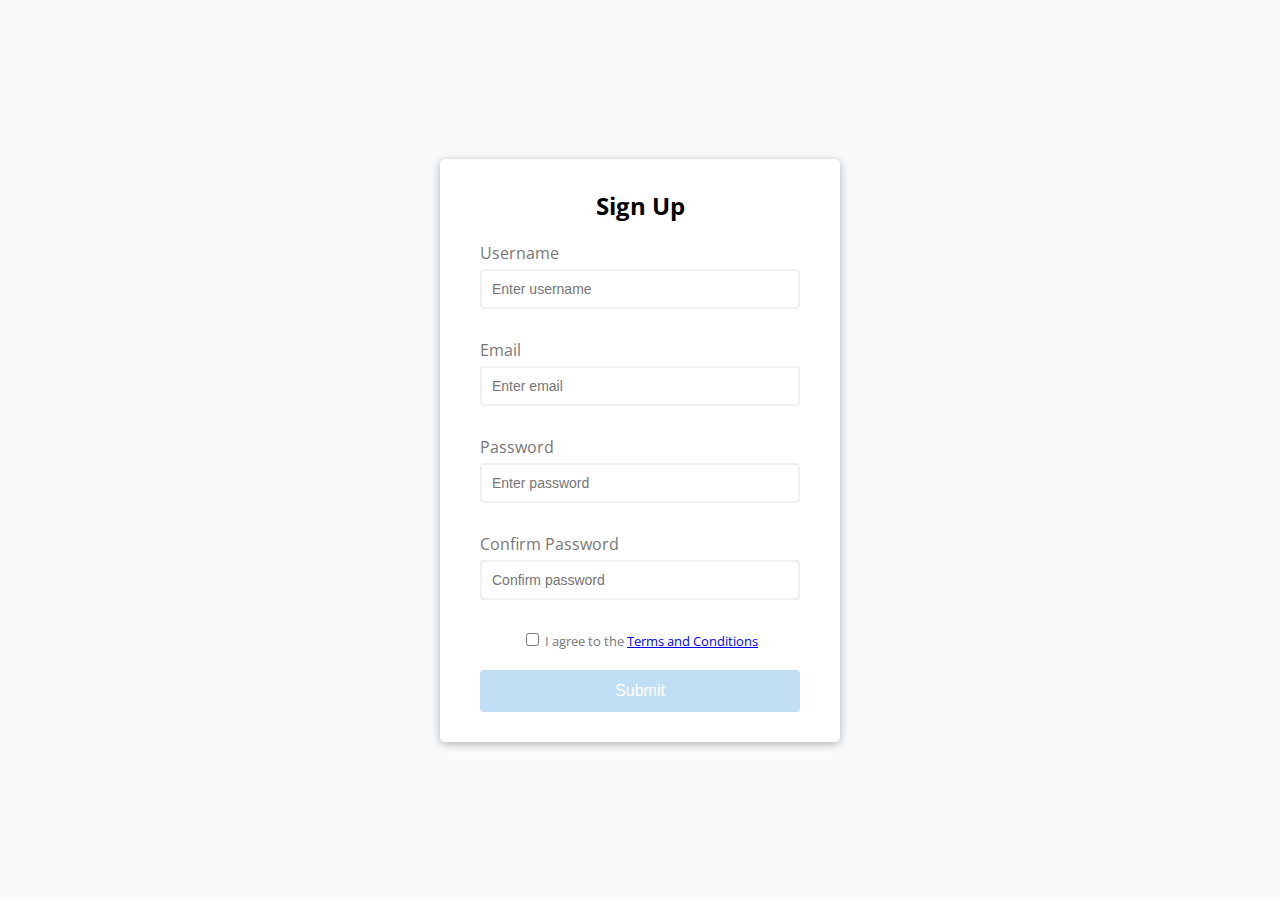
<file: 1. Form Validator/index.html>
<!DOCTYPE html>
<html>
    <head>
        <meta charset="utf-8">
        <meta http-equiv="X-UA-Compatible" content="IE=edge">
        <title></title>
        <meta name="description" content="">
        <meta name="viewport" content="width=device-width, initial-scale=1">
        <link rel="stylesheet" href="style.css">
    </head>
    <body>
        <div class="container" id="container">
            <form id="form" class="form">
              <h2>Sign Up </h2>
              <div class="form-control">
                <label id = "Username" for="username">Username</label>
                <input type="text" id="username" placeholder="Enter username" />
                <small>Error message</small>
              </div>
              <div class="form-control">
                <label id="Email" for="email">Email</label>
                <input type="text" id="email" placeholder="Enter email" />
                <small>Error message</small>
              </div>
              <div class="form-control">
                <label id="Password" for="password">Password</label>
                <input type="password" id="password" placeholder="Enter password" />
                <small>Error message</small>
              </div>
              <div class="form-control">
                <label id="Confirm password" for="password2">Confirm Password</label>
                <input type="password" id="password2" placeholder="Confirm password" />
                <small>Error message</small>
              </div>

              <div id="terms">
                <input type="checkbox" id="checkbox">
                <label id="check" for="checkbox">I agree to the <a href="#">Terms and Conditions</a></label>
                
              </div>

              <button disabled>Submit</button>
            </form>
          </div>
        
        <script src="script.js" async defer></script>
    </body>
</html>
</file>
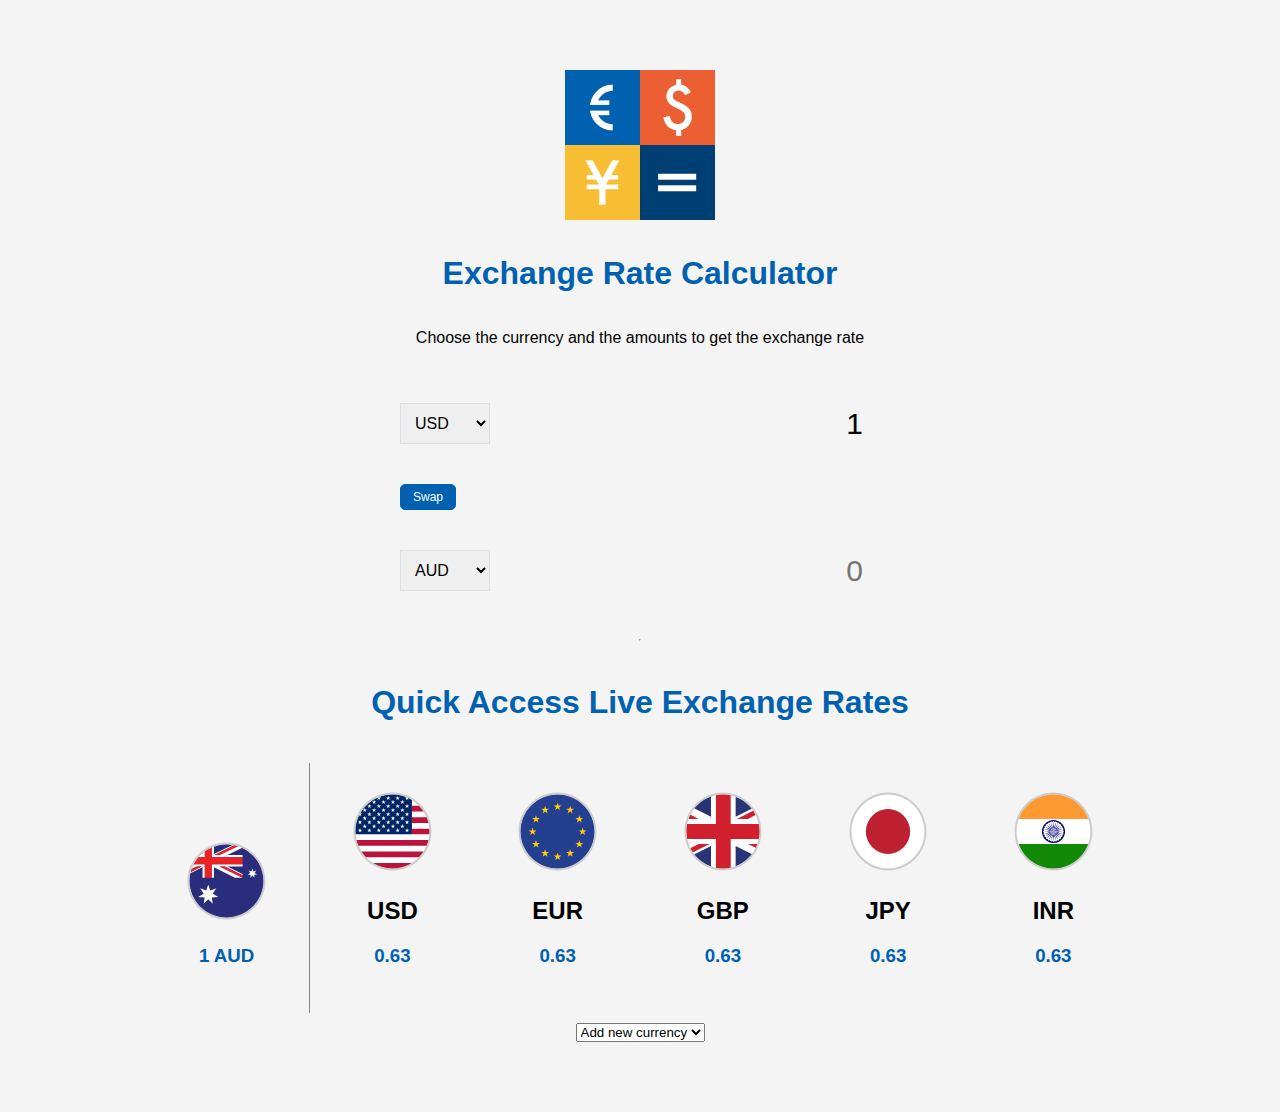
<file: Exchange rate calculator/index.html>
<!DOCTYPE html>

<html>

<head>
    <meta charset="utf-8">
    <meta http-equiv="X-UA-Compatible" content="IE=edge">
    <title>Exchange Rate Calculator</title>
    <meta name="description" content="">
    <meta name="viewport" content="width=device-width, initial-scale=1">
    <link rel="stylesheet" href="style.css">
</head>

<body>

    <img class="money-img" alt="money image" src="img/money.jpg">
    <h1>Exchange Rate Calculator</h1>
    <p>Choose the currency and the amounts to get the exchange rate</p>

    <div class="container">
        <div class="currency">
            <select id="currency-one">
                <option value="AED">AED</option>
                <option value="ARS">ARS</option>
                <option value="AUD">AUD</option>
                <option value="BGN">BGN</option>
                <option value="BRL">BRL</option>
                <option value="BSD">BSD</option>
                <option value="CAD">CAD</option>
                <option value="CHF">CHF</option>
                <option value="CLP">CLP</option>
                <option value="CNY">CNY</option>
                <option value="COP">COP</option>
                <option value="CZK">CZK</option>
                <option value="DKK">DKK</option>
                <option value="DOP">DOP</option>
                <option value="EGP">EGP</option>
                <option value="EUR">EUR</option>
                <option value="FJD">FJD</option>
                <option value="GBP">GBP</option>
                <option value="GTQ">GTQ</option>
                <option value="HKD">HKD</option>
                <option value="HRK">HRK</option>
                <option value="HUF">HUF</option>
                <option value="IDR">IDR</option>
                <option value="ILS">ILS</option>
                <option value="INR">INR</option>
                <option value="ISK">ISK</option>
                <option value="JPY">JPY</option>
                <option value="KRW">KRW</option>
                <option value="KZT">KZT</option>
                <option value="MXN">MXN</option>
                <option value="MYR">MYR</option>
                <option value="NOK">NOK</option>
                <option value="NZD">NZD</option>
                <option value="PAB">PAB</option>
                <option value="PEN">PEN</option>
                <option value="PHP">PHP</option>
                <option value="PKR">PKR</option>
                <option value="PLN">PLN</option>
                <option value="PYG">PYG</option>
                <option value="RON">RON</option>
                <option value="RUB">RUB</option>
                <option value="SAR">SAR</option>
                <option value="SEK">SEK</option>
                <option value="SGD">SGD</option>
                <option value="THB">THB</option>
                <option value="TRY">TRY</option>
                <option value="TWD">TWD</option>
                <option value="UAH">UAH</option>
                <option value="USD" selected>USD</option>
                <option value="UYU">UYU</option>
                <option value="VND">VND</option>
                <option value="ZAR">ZAR</option>
            </select>
            <input type="number" id="amount-one" placeholder="0" value="1">

        </div>


        <div class="swap-rate-container">
            <button class="btn" id="swap">
                Swap
            </button>
            <div class="rate" id="rate"></div>
        </div>

        <div class="currency">

            <select id="currency-two">
                <option value="AED">AED</option>
                <option value="ARS">ARS</option>
                <option value="AUD" selected>AUD</option>
                <option value="BGN">BGN</option>
                <option value="BRL">BRL</option>
                <option value="BSD">BSD</option>
                <option value="CAD">CAD</option>
                <option value="CHF">CHF</option>
                <option value="CLP">CLP</option>
                <option value="CNY">CNY</option>
                <option value="COP">COP</option>
                <option value="CZK">CZK</option>
                <option value="DKK">DKK</option>
                <option value="DOP">DOP</option>
                <option value="EGP">EGP</option>
                <option value="EUR">EUR</option>
                <option value="FJD">FJD</option>
                <option value="GBP">GBP</option>
                <option value="GTQ">GTQ</option>
                <option value="HKD">HKD</option>
                <option value="HRK">HRK</option>
                <option value="HUF">HUF</option>
                <option value="IDR">IDR</option>
                <option value="ILS">ILS</option>
                <option value="INR">INR</option>
                <option value="ISK">ISK</option>
                <option value="JPY">JPY</option>
                <option value="KRW">KRW</option>
                <option value="KZT">KZT</option>
                <option value="MXN">MXN</option>
                <option value="MYR">MYR</option>
                <option value="NOK">NOK</option>
                <option value="NZD">NZD</option>
                <option value="PAB">PAB</option>
                <option value="PEN">PEN</option>
                <option value="PHP">PHP</option>
                <option value="PKR">PKR</option>
                <option value="PLN">PLN</option>
                <option value="PYG">PYG</option>
                <option value="RON">RON</option>
                <option value="RUB">RUB</option>
                <option value="SAR">SAR</option>
                <option value="SEK">SEK</option>
                <option value="SGD">SGD</option>
                <option value="THB">THB</option>
                <option value="TRY">TRY</option>
                <option value="TWD">TWD</option>
                <option value="UAH">UAH</option>
                <option value="USD">USD</option>
                <option value="UYU">UYU</option>
                <option value="VND">VND</option>
                <option value="ZAR">ZAR</option>
            </select>
            <input type="number" id="amount-two" placeholder="0">
        </div>
    </div>

    <hr>

    <h1>Quick Access Live Exchange Rates</h1>

    <div class="live-rates-container" id="live-rates-container">

        <div id="add-to">
            <div id="first-row">
                <div class="live-rates-row">
                    <div class="live-rate main">
                        <img class="flag" src="img/aud.svg" alt="flag">
                        <h3 class="main-x-rate" value="AUD">1 AUD</h3>

                    </div>
                    <div class="border-right"></div>
                    <div class="live-rate">
                        <img class="flag" src="img/usd.svg" alt="flag">
                        <h2 value="USD">USD</h2>
                        <h3 class="live-x-rate">0.63</h3>
                    </div>
                    <div class="live-rate">
                        <img class="flag" src="img/eur.svg" alt="flag">
                        <h2 value="EUR">EUR</h2>
                        <h3 class="live-x-rate">0.63</h3>
                    </div>
                    <div class="live-rate">
                        <img class="flag" src="img/gbp.svg" alt="flag">
                        <h2 value="GBP">GBP</h2>
                        <h3 class="live-x-rate">0.63</h3>
                    </div>
                    <div class="live-rate">
                        <img class="flag" src="img/jpy.svg" alt="flag">
                        <h2 value="JPY">JPY</h2>
                        <h3 class="live-x-rate">0.63</h3>
                    </div>
                    <div class="live-rate">
                        <img class="flag" src="img/inr.svg" alt="flag">
                        <h2 value="INR">INR</h2>
                        <h3 class="live-x-rate">0.63</h3>
                    </div>

                </div>
            </div>

        </div>

        <select class="add-new-currency" id="add-new-btn">
            <option selected disabled>Add new currency</option>
            <option value="AUD">AUD</option>
            <option value="CAD">CAD</option>
            <option value="CNY">CNY</option>
            <option value="EUR">EUR</option>
            <option value="GBP">GBP</option>
            <option value="INR">INR</option>
            <option value="JPY">JPY</option>
            <option value="MXN">MXN</option>
            <option value="USD">USD</option>
        </select>

    </div>

    <script src="script.js" async defer></script>
</body>

</html>
</file>
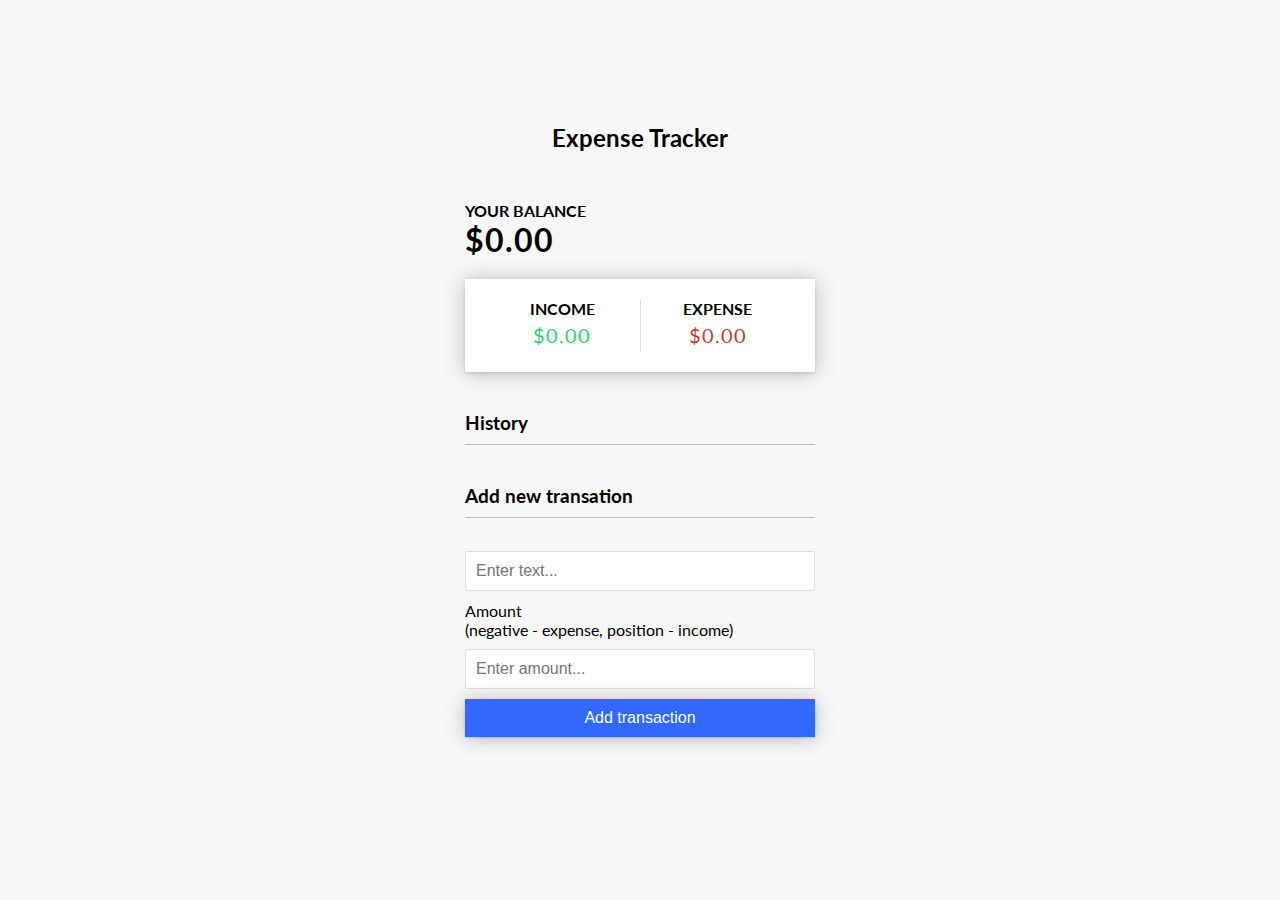
<file: Expense Tracker/index.html>
<!DOCTYPE html>
<html>

<head>
    <meta charset="utf-8">
    <meta http-equiv="X-UA-Compatible" content="IE=edge">
    <title>Expense Tracker</title>
    <meta name="description" content="">
    <meta name="viewport" content="width=device-width, initial-scale=1">
    <link rel="stylesheet" href="style.css">
</head>

<body>

    <h2>Expense Tracker</h2>
    <div class="container">
        <h4>Your Balance</h4>
        <h1 id="balance">$0.00</h1>

        <div class="inc-exp-container">
            <div>
                <h4>Income</h4>
                <p id="money-plus" class="money plus">+$0.00</p>
            </div>
            <div>
                <h4>Expense</h4>
                <p id="money-minus" class="money minus">-$0.00</p>
            </div>
        </div>

        <h3>History</h3>
        <ul id="list" class="list">
        </ul>

        <h3>Add new transation</h3>
        <form id="form">
            <div class="form-control">
                <label for="text"></label>
                <input type="text" id="text" placeholder="Enter text...">
            </div>
            <div class="form-control">
                <label for="amount">Amount <br> (negative - expense, position - income)</label>
                <input type="number" id="amount" placeholder="Enter amount...">
            </div>
            <button class="btn">Add transaction</button>
        </form>

    </div>

    <script src="script.js" async defer></script>
</body>

</html>
</file>
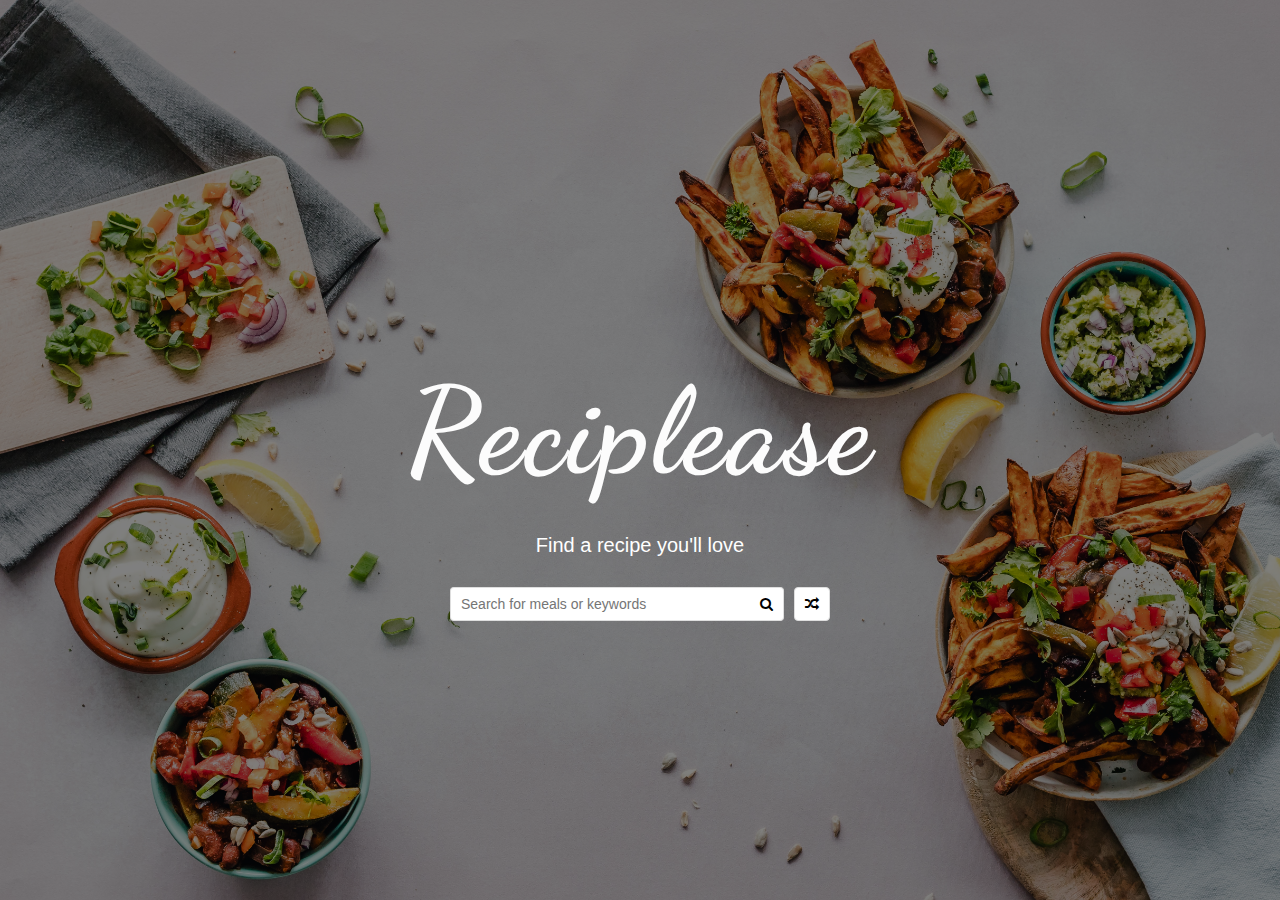
<file: Reciplease/index.html>
<!DOCTYPE html>
<html>

<head>
    <meta charset="utf-8">
    <meta http-equiv="X-UA-Compatible" content="IE=edge">
    <title>Reciplease - The world's best recipe finder</title>
    <meta name="description" content="">
    <meta name="viewport" content="width=device-width, initial-scale=1">
    <link href="https://stackpath.bootstrapcdn.com/font-awesome/4.7.0/css/font-awesome.min.css" rel="stylesheet"
        integrity="sha384-wvfXpqpZZVQGK6TAh5PVlGOfQNHSoD2xbE+QkPxCAFlNEevoEH3Sl0sibVcOQVnN" crossorigin="anonymous">
    <link rel="stylesheet" href="style.css">
</head>

<body>
    <div id="container">
        <header>
            <h1>Reciplease</h1>
            <p>Find a recipe you'll love</p>
            <div id="overlay"></div>
            <div class="flex">
                <form class="flex" id="submit">
                    <input id="search" type="text" placeholder="Search for meals or keywords">
                    <button class="search-btn" type="submit">
                        <i class="fa fa-search"></i>
                    </button>
                </form>
                <button class="random-btn" id="random">
                    <i class="fa fa-random"></i>
                </button>
            </div>
            <button id="scroll-top" class="scroll-btn"><i class="fa fa-chevron-up"></i></button>
        </header>

    </div>

    <div class="container">
        <div id="result-heading"></div>
        <div id="meals" class="meals"></div>
        <div id="single-meal"></div>
    </div>

    <script src="script.js" async defer></script>
</body>

</html>
</file>
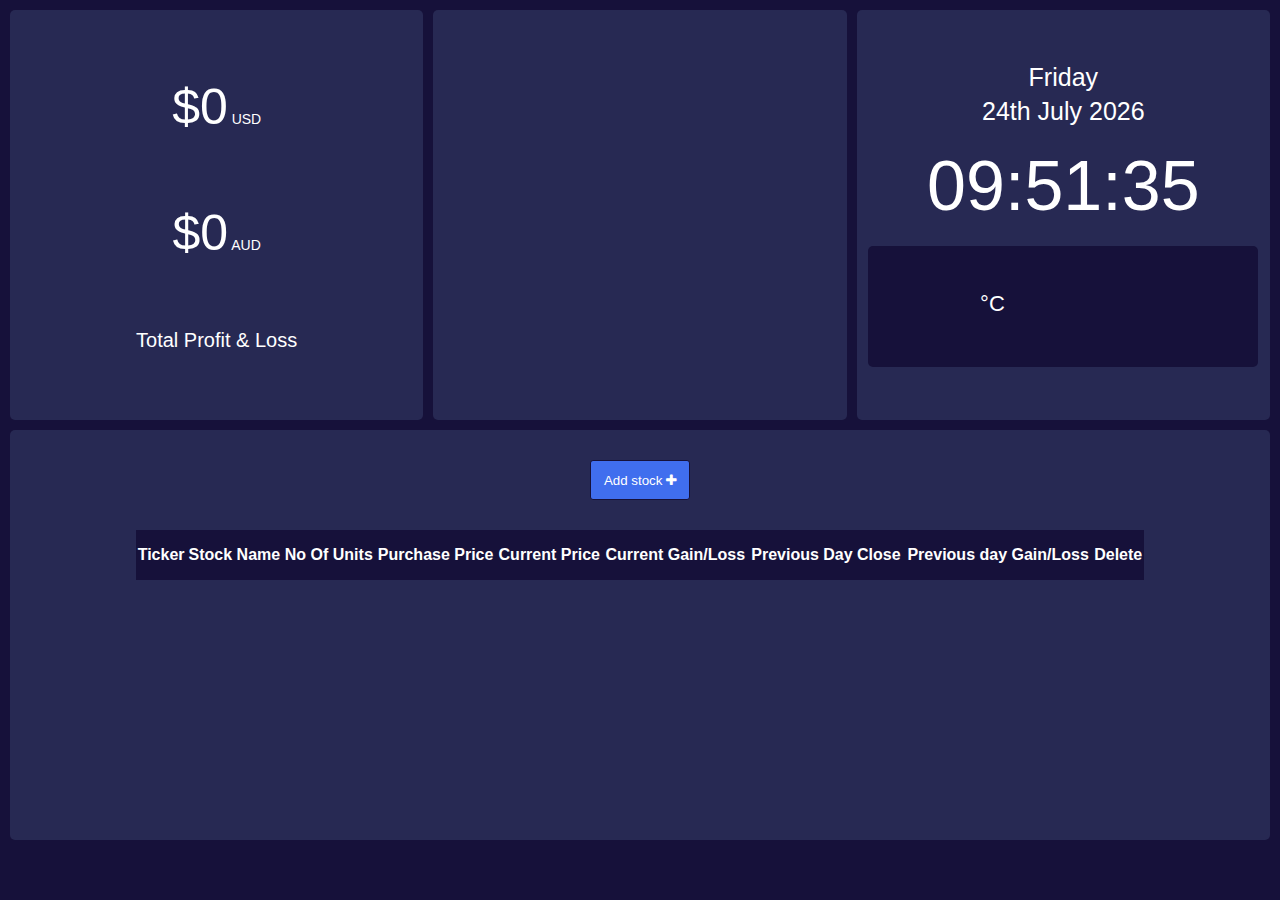
<file: Shares Portfolio/index.html>
<!DOCTYPE html>
<html>

<head>
    <meta charset="utf-8">
    <meta http-equiv="X-UA-Compatible" content="IE=edge">
    <title>Share Portfolio</title>
    <meta name="description" content="">
    <meta name="viewport" content="width=device-width, initial-scale=1">
    <link rel="stylesheet" href="style.css">
    <link href="https://stackpath.bootstrapcdn.com/font-awesome/4.7.0/css/font-awesome.min.css" rel="stylesheet"
        integrity="sha384-wvfXpqpZZVQGK6TAh5PVlGOfQNHSoD2xbE+QkPxCAFlNEevoEH3Sl0sibVcOQVnN" crossorigin="anonymous">
</head>

<body>
    <div class="main-container">
        <!-- Profit loss  -->
        <div class="profit-loss-container">
            <div id="total-usd" class="total-usd">$0<span class="currency"> USD</span></div>
            <div id="total-aud" class="total-aud">$0<span class="currency"> AUD</span></div>
            <div class="total-profit-loss">Total Profit & Loss</div>
        </div>

        <!-- Pie chart -->
        <div class="pie-chart-container">
            <div id="chartContainer" style="height: 370px; width: 100%;">
            </div>
            <div id="text-hider"></div>

        </div>


        <!-- Date time  -->
        <div class="date-time-weather-container">
            <div id="day" class="day"></div>
            <div id="date" class="date">unknown</div>
            <div id="current-time" class="time">13:02:00</div>

            <!-- Weather -->
            <div class="weather-container">
                <div class="city"></div>
                <div class="temperature-container">
                    <div>
                        <!-- <div class="city"></div> -->
                        <div class="temperature-degree"><span> &#176C </span></div>
                        <div class="description"></div>
                    </div>
                    <div>
                        <!-- <canvas class="icon" width="128" height="128"></canvas> -->
                        <canvas class="icon" width="50" height="50"></canvas>
                    </div>
                </div>
            </div>
        </div>

        <!-- Stocks Table  -->
        <div class="stocks-container">
            <div class="stocks-table-container">

                <button type="button" id="add-new-screen-btn" class="add-button">Add stock <i
                        class="fa fa-plus"></i></button>

                <table id="table" class="stocks-table">
                    <tr id="header-row">
                        <th>Ticker</th>
                        <th>Stock Name</th>
                        <th>No Of Units</th>
                        <th>Purchase Price</th>
                        <th>Current Price</th>
                        <th>Current Gain/Loss</th>
                        <th>Previous Day Close</th>
                        <th>Previous day Gain/Loss</th>
                        <!-- <th>Edit</th> -->
                        <th>Delete</th>
                    </tr>
                    <tr>
                    </tr>

                </table>
            </div>
        </div>

        <!-- Add stock  Modal -->
        <div id="add-new-screen" class="add-new-screen">
            <div class="form-container">
                <form>
                    <div class="title">
                        <p>Add New</p>
                        <i class="fa fa-close" id="close-add-screen-btn"></i>
                    </div>

                    <input id="ticker-code" type="text" placeholder="Ticker Code">
                    <small id="error-message">Incorrect Ticker Code</small>
                    <input id="stock-name" type="text" placeholder="Stock Name">
                    <input id="number-of-units" type="number" placeholder="NO of Units">
                    <input id="purchase-price" type="number" placeholder="Purchase Price">
                    <span class="buttons">
                        <button type="button" id="add-new-stock-button" class="add-new-stock-btn">Add</button>

                    </span>
                </form>
            </div>
        </div>

    </div>


    <!-- https://www.freecodecamp.org/forum/t/doing-calculations-in-an-html-table/326783/6 -->
    <script src="skycons.js"></script>
    <script src="https://canvasjs.com/assets/script/canvasjs.min.js"></script>
    <script src="script.js"></script>
</body>

</html>
</file>
<file: 1. Form Validator/style.css>
@import url('https://fonts.googleapis.com/css2?family=Open+Sans:wght@300&display=swap');


:root {
    --success-color:#2ecc71;
    --error-color:#e74c3c;
    --button-color: #3498db;
    
}

*{
    box-sizing: border-box;
}

body {
    background-color: #f9fafb;
    font-family: 'Open Sans', sans-serif;
    display: flex;
    
    align-items: center;
    justify-content: center;
    min-height: 100vh;
    margin: 0;
}

.container {
    background-color: #fff;
    border-radius: 5px;
    box-shadow: 0 2px 10px rgba(0, 0, 0, 0.3);
    width: 400px;
}

/* Form Error shake */
.container.form-error {
    animation: shake 0.4s;
}
  @keyframes shake {
    0% { transform: translateX(5px)}
    15% { transform: translateX(-5px) }
    30% { transform: translateX(5px)}
    45% { transform: translateX(-5px)}
    60% { transform: translateX(5px)}
    75% { transform: translateX(-5px)}
    90% { transform: translateX(5px)}
    100% { transform: translateX(-5px)}   
  }

h2 {
    text-align: center;
    margin: 0 0 20px;
}

.form {
    padding: 30px 40px;
}


.form-control {
    margin-bottom: 10px;
    padding-bottom: 20px;
    position: relative;
}

.form-control label {
    color: #777;
    display: block; /* inline by default */
    margin-bottom: 5px;
}

.form-control input {
    border: 2px solid #f0f0f0;
    border-radius: 4px;
    display: block;
    width: 100%;
    padding: 10px;
    font-size: 14px;
}

.form-control input:focus {
    outline: 0;
    border-color: #777;
}

/* if the FORM.CONTROL div also has a class of SUCCESS */
.form-control.success input{
border-color: var(--success-color);
}

.form-control.error input{
    border-color: var(--error-color);
}

.form-control small, small {
    color: var(--error-color);
    position: absolute;
    bottom: 0;
    left: 0;
    visibility: hidden;
}

.form-control.error small {
    visibility: visible;
}

#terms {
color: #777;
font-size: 0.8rem;
text-align: center;
}

.form button {
    cursor: pointer;
    background-color: var(--button-color);
    border: 2px solid var(--button-color);
    border-radius: 4px;
    color: #fff;
    display: block;
    font-size: 16px;
    padding: 10px;
    margin-top: 20px;
    width: 100%;
}

.form button:disabled {
    opacity: 0.3;
    cursor: auto;
}
</file>
<file: Exchange rate calculator/style.css>
:root {
    --primary--color: #0061b0;
    --delete--color: #d9534f;
}

* {
    box-sizing: border-box;
}

body {
    background-color: #f4f4f4;
    font-family: Arial, Helvetica, sans-serif;
    display: flex;
    flex-direction: column;
    align-items: center;
    justify-content: center;
    margin: 50px 0;
    padding: 20px;
}

h1 {
    color: var(--primary--color);
    margin-top: 35px;
}

p {
    text-align: center;
}

.btn {
    color: #fff;
    background: var(--primary--color);
    cursor: pointer;
    border-radius: 5px;
    font-size: 12px;
    padding: 5px 12px;
    border: 1px solid var(--primary--color);
}

.money-img {
    width: 150px;
}

.currency {
    padding: 40px 0;
    display: flex;
    align-items: center;
    justify-content: space-between;
}

.currency select {
    padding: 10px 20px 10px 10px;
    border: 1px solid #dedede;
    font-size: 16px;
}

.currency input {
    border: 0;
    background: transparent;
    font-size: 30px;
    text-align: right;
}

.swap-rate-container {
    display: flex;
    align-items: center;
    justify-content: space-between;
}

.rate {
    color: var(--primary--color);
    font-size: 14px;
    padding: 0 10px;
}

select:focus, input:focus, button:focus {
    outline: 0;
}

@media(max-width: 600px){
.currency input {
    width: 200px;
}
}

.live-rates-container {
    
    width: 80%; 
    text-align: center;
}

.live-rates-row {
    display: flex;
    width: 100%;
    align-items: center;
    justify-content: space-around;
    text-align: center;  
    margin-top: 20px;
    margin-bottom: -50px;
}

#first-row {
  margin-bottom: -90px;
}

.main {
    padding-top: 50px;
}

.main img {
    width: 50%;
}

.border-right {
    width: 1px;
    height: 250px;
    background-color: grey;
}

h3 {
    color: var(--primary--color);
}

.main-x-rate {
    color: var(--primary--color);
}

img {
    width: 50%;
}


/* add new currency rows */

.btn.delete-btn {
 background-color: var(--delete--color);
 border: 1px solid var(--delete--color);
}

.add-new-currency {
    margin-top: 100px;
}

.img-invisible img.hidden {
visibility: hidden;
}

.live-rate h2.hidden {
    display: none;
}

.img-invisible .live-rate.main {
    padding-top: 72px;
}
</file>
<file: Expense Tracker/style.css>
@import url('https://fonts.googleapis.com/css2?family=Lato:ital@1&display=swap');

:root {
    --box-shadow: 0 1px 3px rgba(0, 0, 0, 0.12), 0 1px 20px rgba(0, 0, 0, 0.24); 
}

* {
    box-sizing: border-box;
}

body {
    background-color: #f7f7f7;
    display: flex;
    flex-direction: column;
    align-items: center;
    justify-content: center;
    min-height: 100vh;
    margin: 0;
    font-family: 'Lato', sans-serif;
}

.container {
    margin: 30px auto;
    width: 350px;
}

h1 {
    letter-spacing: 1px;
    margin: 0;
}

h3 {
    border-bottom: 1px solid #bbb;
    padding-bottom: 10px;
    margin: 40px 0 10px;
}

h4 {
    margin: 0;
    text-transform: uppercase;
}

.inc-exp-container {
    background-color: #fff;
    box-shadow: var(--box-shadow);
    padding: 20px;
    display: flex;
    justify-content: space-between;
    margin: 20px 0;
}

.inc-exp-container > div {
    flex: 1;
    text-align: center;
}

.inc-exp-container > div:first-of-type {
    border-right: 1px solid #dedede;
}

.money {
    font-size: 20px;
    letter-spacing: 1px;
    margin: 5px 0;
}

.money.plus {
    color: #2ecc71;
}

.money.minus {
    color: #c0392b;
}

label {
    display: inline-block;
    margin: 10px 0;
}

input[type='text'], input[type='number'] {
    border: 1px solid #dedede;
    border-radius: 2px;
    display: block;
    font-size: 16px;
    padding: 10px;
    width: 100%;
}

.btn {
    cursor: pointer;
    background-color: #3168ff;
    box-shadow: var(--box-shadow);
    color: #fff;
    border: 0;
    display: block;
    font-size: 16px;
    margin: 10px 0 30px;
    padding: 10px;
    width: 100%;
}

.btn:focus, .delete-btn:focus {
    outline: none;
}

.btn:active {
    transform: scale(0.98);
}

.list {
    list-style-type: none;
    padding: 0;
    margin-bottom: 40px;
}

.list li {
    background-color: #fff;
    box-shadow: var(--box-shadow);
    color: #333;
    display: flex;
    justify-content: space-between;
    position: relative;
    padding: 10px;
    margin: 10px 0;
}

.list li.plus {
    border-right: 5px solid #2ecc71;
}

.list li.minus {
    border-right: 5px solid #c0392b;
}


.delete-btn {
    cursor: pointer;
    background-color: #e74c3c;
    border: 0;
    color: #fff;
    font-size: 20px;
    line-height: 20px;
    padding: 2px 5px;
    position: absolute;
    top: 50%;
    left: 0;
    transform: translate(-100%, -50%);
    opacity: 0;
    transition: opacity 0.3s ease;
}

.list li:hover .delete-btn {
    opacity: 1;
}
</file>
<file: Reciplease/style.css>
@import url('https://fonts.googleapis.com/css2?family=Dancing+Script:wght@500&display=swap');

:root {
    --background-color: #f0f0f0;
    --text: rgb(53, 53, 53);
}

* {
    box-sizing: border-box;
}

html {
    scroll-behavior: smooth;
  }

body {
    /* background: #2d2013; */
    background: var(--background-color);
    color: var(--text);
    font-family: Verdana, Geneva, Tahoma, sans-serif;
    margin: 0;
}

#container {
    max-width: 100% !important;
    height: 100vh;
}

header {
    display: flex;
    flex-direction: column;
    justify-content: center;
    align-items: center;
    background: url('img/food.jpg');
    background-position: center;
    background-repeat: no-repeat;
    background-size: cover;
    width: 100%;
    height: 100%;
    position: relative;
}

header h1 {
    font-family: 'Dancing Script', cursive;
    color: rgb(252, 252, 252);
    letter-spacing: 3px;
    font-size: 120px;
    z-index: 2;
    margin-bottom: 10px;
}

header p {
    color: #fff;
    z-index: 2;
    font-size: 20px;
    margin-bottom: 30px;
}

#overlay {
    background-color: rgba(0,0,0,0.5);
    position: absolute;
    top: 0;
    left: 0;
    width: 100%;
    height: 100%;
    z-index: 1;
}

.container {
    margin: auto;
    max-width: 800px;
    display: none;
    flex-direction: column;
    align-items: center;
    justify-content: center;
    text-align: center;
    margin-bottom: 50px;
    position: relative;
}

.flex {
    display: flex;
    z-index: 2;
}

input, 
button {
    border: 1px solid #dedede;
    background-color: #fff;
    border-top-left-radius: 4px;
    border-bottom-left-radius: 4px;
    font-size: 14px;
    padding: 8px 10px;
    margin: 0;
}

input[type="text"] {
    width: 300px;
    border-right: 1px solid #fff;
}

.search-btn {
    cursor: pointer;
    border-left: 0;
    border-radius: 0;
    border-top-right-radius: 4px;
    border-bottom-right-radius: 4px;
}

.search-btn:hover .fa-search{
    color: rgb(66, 161, 216);
    transform: scale(1.2);
    transition: 0.8s ease;
}

.search-btn:focus {
    outline: none;
}

.random-btn {
    cursor: pointer;
    margin-left: 10px;
    border-top-right-radius: 4px;
    border-bottom-right-radius: 4px;
}

.random-btn:focus {
    outline: none;
}

.random-btn:hover .fa-random{
    color: rgb(66, 161, 216);
    transform: scale(1.2);
    transition: 0.8s ease;
}

.meals {
    display: grid;
    grid-template-columns: repeat(4, 1fr);
    grid-gap: 20px;
    margin-top: 20px;
}

.meal {
    cursor: pointer;
    position: relative;
    height: 180px;
    width: 180px;
    text-align: center;
}

.meal img {
    width: 100%;
    height: 100%;
    border: 3px #fff solid;
    border-radius: 2px;
}

.meal-info {
    position: absolute;
    top: 0;
    left: 0;
    height: 100%;
    width: 100%;
    background: rgba(0, 0, 0, 0.7);
    color: #fff;
    display: flex;
    align-items: center;
    justify-content: center;
    transition: opacity 0.2s ease-in;
    opacity: 0;
}

.meal:hover .meal-info {
    opacity: 1;
}

.single-meal {
    margin: 30px auto;
    width: 70%;
}

.single-meal img {
    width: 300px;
    margin: 15px;
    border: 4px #fff solid;
    border-radius: 2px;
}

.single-meal-info {
    margin: 20px;
    padding: 10px;
    border: 2px #e09850 dashed;
    border-radius: 5px;
}

.single-meal p {
    margin: 0;
    letter-spacing: 0.5px;
    line-height: 1.5;
}

.single-meal ul {
    padding-left: 0;
    list-style-type: none;
}

.single-meal ul li {
    border: 1px solid #ededed;
    border-radius: 5px;
    background-color: #fff;
    display: inline-block;
    color: #2d2013;
    font-size: 12px;
    font-weight: bold;
    padding: 5px;
    margin: 0 5px 5px 0;
}

.scroll-btn {
    cursor: pointer;
    z-index: 15;
    opacity: 0;
    position: -webkit-sticky;
    position: fixed;
    right: 0px;
    bottom: 60px;
    margin: 0;
    background-color: #e09850;
    color: #fff;
}

.scroll-btn:focus {
    outline: none;
}

.scroll-btn:active {
    transform: scale(0.95);
}

.scroll-btn-appear {
    animation-name: fadein;
    animation-duration: 0.7s;
}

.scroll-btn-remove {
    animation-name: fadeout;
    animation-duration: 0.7s;
}

@keyframes fadein {
    from {opacity: 0;}
    to {opacity: 1;}
  }

  @keyframes fadeout {
    from {opacity: 1;}
    to {opacity: 0;}
  }

  /* Media queries */


@media(max-width:800px){
    .meals {
        grid-template-columns: repeat(3, 1fr);
    }
}

@media(max-width:700px){
    .meals {
        grid-template-columns: repeat(2, 1fr);
    }

    .meal {
        height: 200px;
        width: 200px;
    }
}

@media(max-width:500px){
    input[type='text'] {
    width: 100%;
    }

    .meals {
        grid-template-columns: 1fr;
    }

    .meal {
        height: 300px;
        width: 300px;
    }
}
</file>
<file: Shares Portfolio/style.css>
/*

dashboard style examples

https://www.geckoboard.com/product/data-sources/facebook/

colors: outside - #16113a
        inside -  #272953

        ======================

https://dribbble.com/shots/6921546-Dashboard-and-Table-design/attachments

*/

:root {
    --text-color: #fff;
    --body-bg: #16113a;
    --inside-container-bg: #272953; 
}

@import url('https://fonts.googleapis.com/css2?family=Lato&display=swap');


* {
    box-sizing: border-box;
}

body {
    margin: 0 auto;
    background-color: var(--body-bg);
    font-family: 'Lato', sans-serif;
}

.main-container {
    margin: 10px;
    display: grid;
    grid-gap: 10px;
    grid-template-columns: 1fr 1fr 1fr;
    grid-template-rows: 1fr 1fr;
    grid-template-areas:
    "profit-loss pie-chart date"
    "table table table";
}

/*---------------- PROFIT LOSS CONTAINER ---------------*/

.profit-loss-container {
    border-radius: 5px;
    grid-area: profit-loss;
    background-color: var(--inside-container-bg);
    display: flex;
    flex-direction: column;
    align-items: center;
    justify-content: space-evenly;
    color: var(--text-color);
    font-size: 50px;
    padding: 0 40px;
}

.currency {
    font-size: 14px;
}

.total-profit-loss  {
    font-size: 20px;
}

.total-usd.positive, .total-aud.positive {
    color: green;
}

.total-usd.negative, .total-aud.negative {
    color: red;
}


/*---------------- PIE CHART CONTAINER ---------------*/

.pie-chart-container {
    background-color: var(--inside-container-bg);
    border-radius: 5px;
    padding-top: 30px;
}

#text-hider {
    position: relative;
    background-color: var(--inside-container-bg);
    bottom: 12px;
    height: 10px;
}

/*---------------- DATE TIME WEATHER CONTAINER ---------------*/


.date-time-weather-container {
    border-radius: 5px;
    color: var(--text-color);
    background-color: var(--inside-container-bg);
    display: flex;
    flex-direction: column;
    justify-content: center;
    align-items: center;
}

.date-time-weather-container > div {
    margin: 10px 0;
}

.day {
    font-size: 25px;
    margin-bottom: -5px !important;
}

.date {
    font-size: 25px;
}

.time {
    font-size: 70px;
}

.weather-container {
display: flex;
flex-direction: column;
align-items: center;
font-size: 22px;
/* background-color: rgba(0, 0, 0, 0.2); */
background-color: var(--body-bg);
/* border: 1px solid #fff; */
border-radius: 5px;
padding: 20px;
}

.city {
    margin-bottom: 25px;
    font-size: 25px !important;
}

.temperature-container {
    display: flex;
    /* background-color: green; */
    width: 350px;
    justify-content: space-evenly;
    text-align: center;
    
}

/*---------------- STOCKS TABLE CONTAINER ---------------*/

.stocks-container {
    border-radius: 5px;
    grid-area: table;
    background-color: var(--inside-container-bg);
    display: flex;
    flex-direction: column;
    align-items: center;     
    
}

.stocks-table-container {
    display: flex;
    flex-direction: column;
    justify-content: center;
    align-items: center;
    width: 80%;
}

.stocks-table {
    width: 100%;
    color: var(--text-color);
    text-align: center;
    border-collapse: collapse;
    border-radius: 50px;
}

.stocks-table tr.row-style {
    height: 50px;
    /* background-color: lightgrey; */
}

.stocks-table th {
    background-color: var(--body-bg);
    height: 50px;
}


.add-button {
    margin: 30px 0;
    width: 100px;
    height: 40px;
    background-color: rgb(64, 110, 238);
    color: var(--text-color);
    border: 1px solid var(--body-bg);
    border-radius: 3px;
    cursor: pointer;
    
}

.delete-button {
    cursor: pointer;
}

.delete-button:hover {
    transform: scale(1.2);
    transition: 0.2s ease;
}

.row-style:nth-child(odd) {
    background-color: #282b66;
}

.row-style:hover {
    background-color: var(--body-bg);
}

/* ------------------------------ POP UP MODAL -------------------------- */

.add-new-screen {
    display: none;
    position: absolute;
    top: 0;
    right: 0;
    width: 100%;
    height: 100%;
    background-color: rgba(0,0,0,0.7);
}

.form-container {
    display: flex;
    flex-direction: column;
    justify-content: center;
    align-items: center;
    height: 100%;
    width: 100%;
}

form {
    display: flex;
    flex-direction: column;
    /* justify-content: center; */
    align-items: center;
    height: 390px;
    width: 300px;
    margin: 0 auto;
    background-color: #fff;
    border-radius: 5px;
}

form .title {
    display: flex;
    align-content: center;
    justify-content: space-between;
    background-color: var(--inside-container-bg);
    width: 100%;
    margin-top: 0;
    color: #fff;
    border-top-left-radius: 5px; 
    border-top-right-radius: 5px; 
    margin-bottom: 17px;
}

form .title p {
    margin-left: 15px;
    font-size: 17px;
}

.fa-close {
    margin: 15px;
    transform: scale(1.6);
    cursor: pointer;
}

.fa-close:hover {
    transform: scale(1.8);
    transition: 0.4s ease;
}

form input {
    margin: 15px 0;
    width: 200px;
    padding: 5px 0;
}

form small {
    visibility: hidden;
    color: red;
    position: absolute;
    margin-top: 118px;
    width: 200px;
    font-size: 13px;
    
}

.add-new-stock-btn {
    background-color: var(--inside-container-bg);
    border-radius: 3px;
    border: 1px solid var(--inside-container-bg);
    padding: 10px 20px;
    color: #fff;
    margin-top: 10px;
    cursor: pointer;
}

/* .add-new-stock-btn:hover {
    transition: 0.4s ease;
    color: #fff;
    background-color: var(--body-bg);
} */

.add-new-stock-btn:active {
    transform: scale(0.98);
    outline: none;
}

.add-new-stock-btn:focus {
    outline: none;
}
</file>
